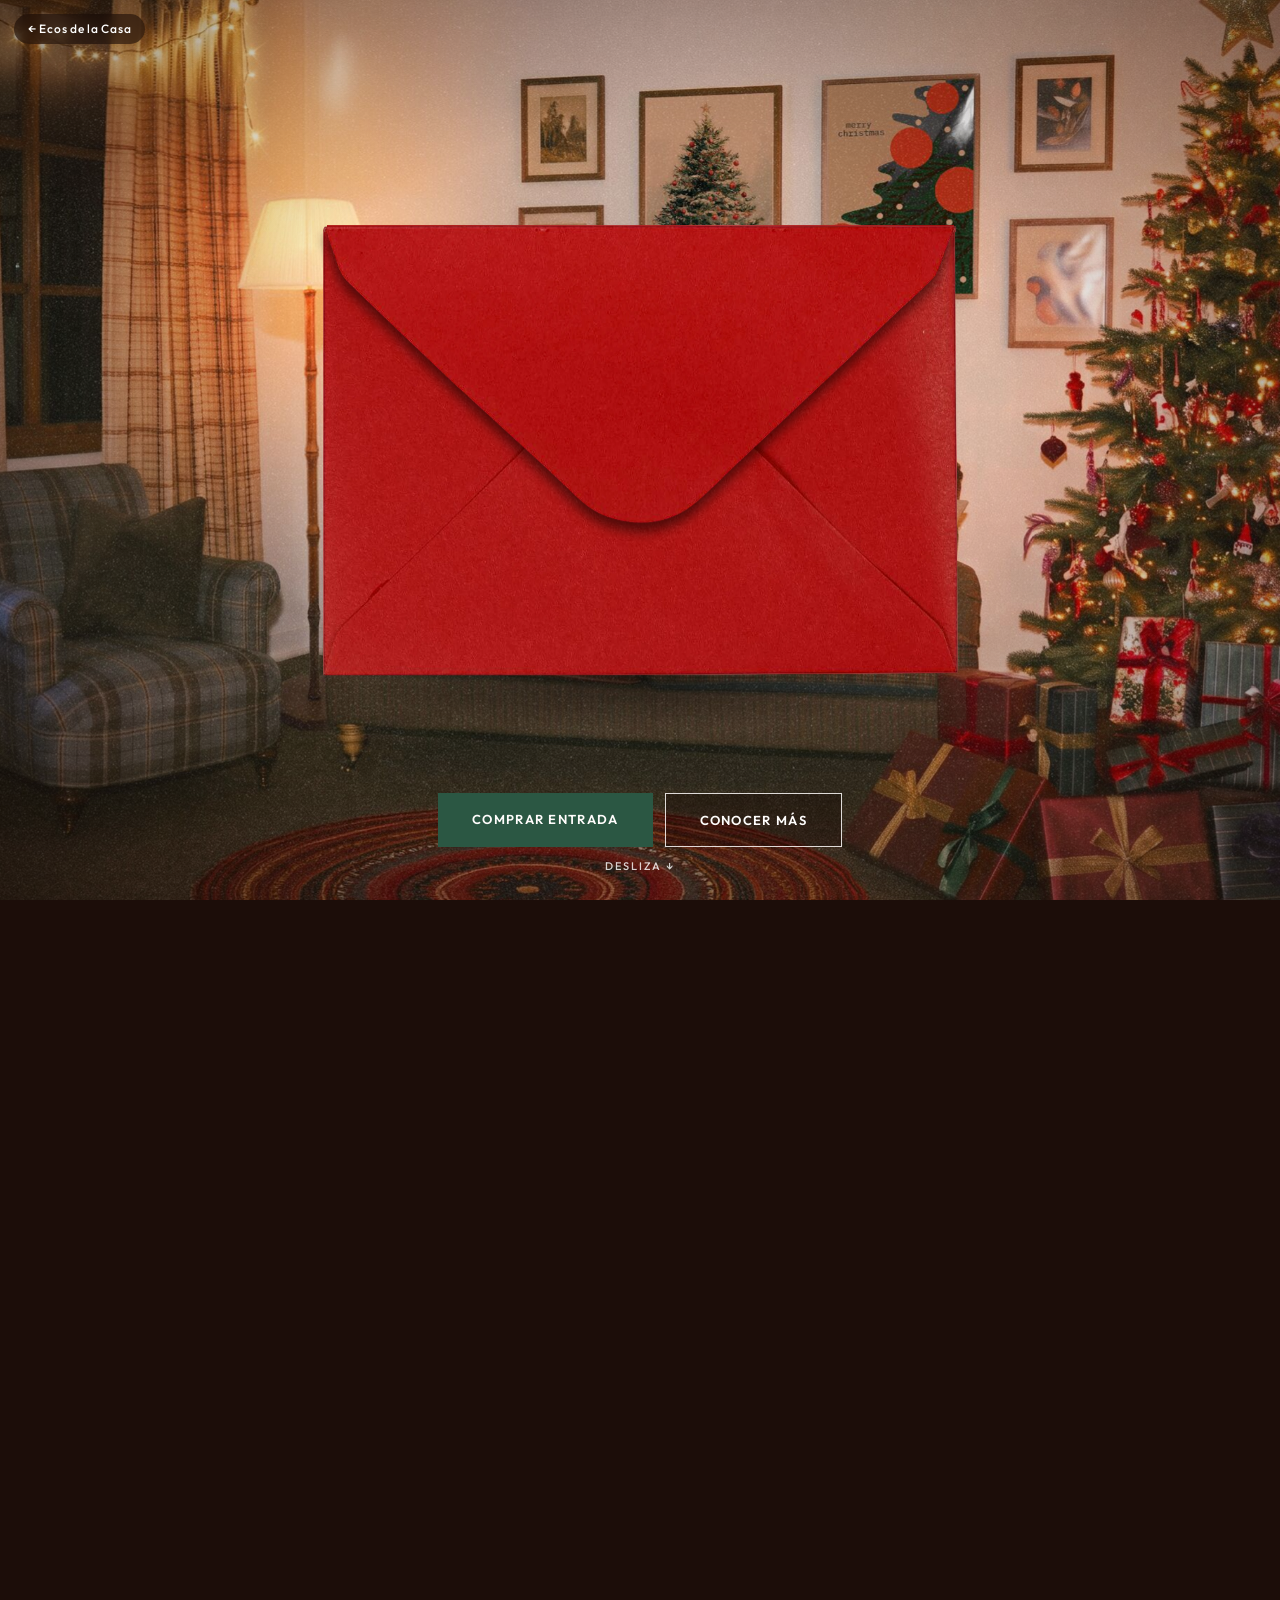
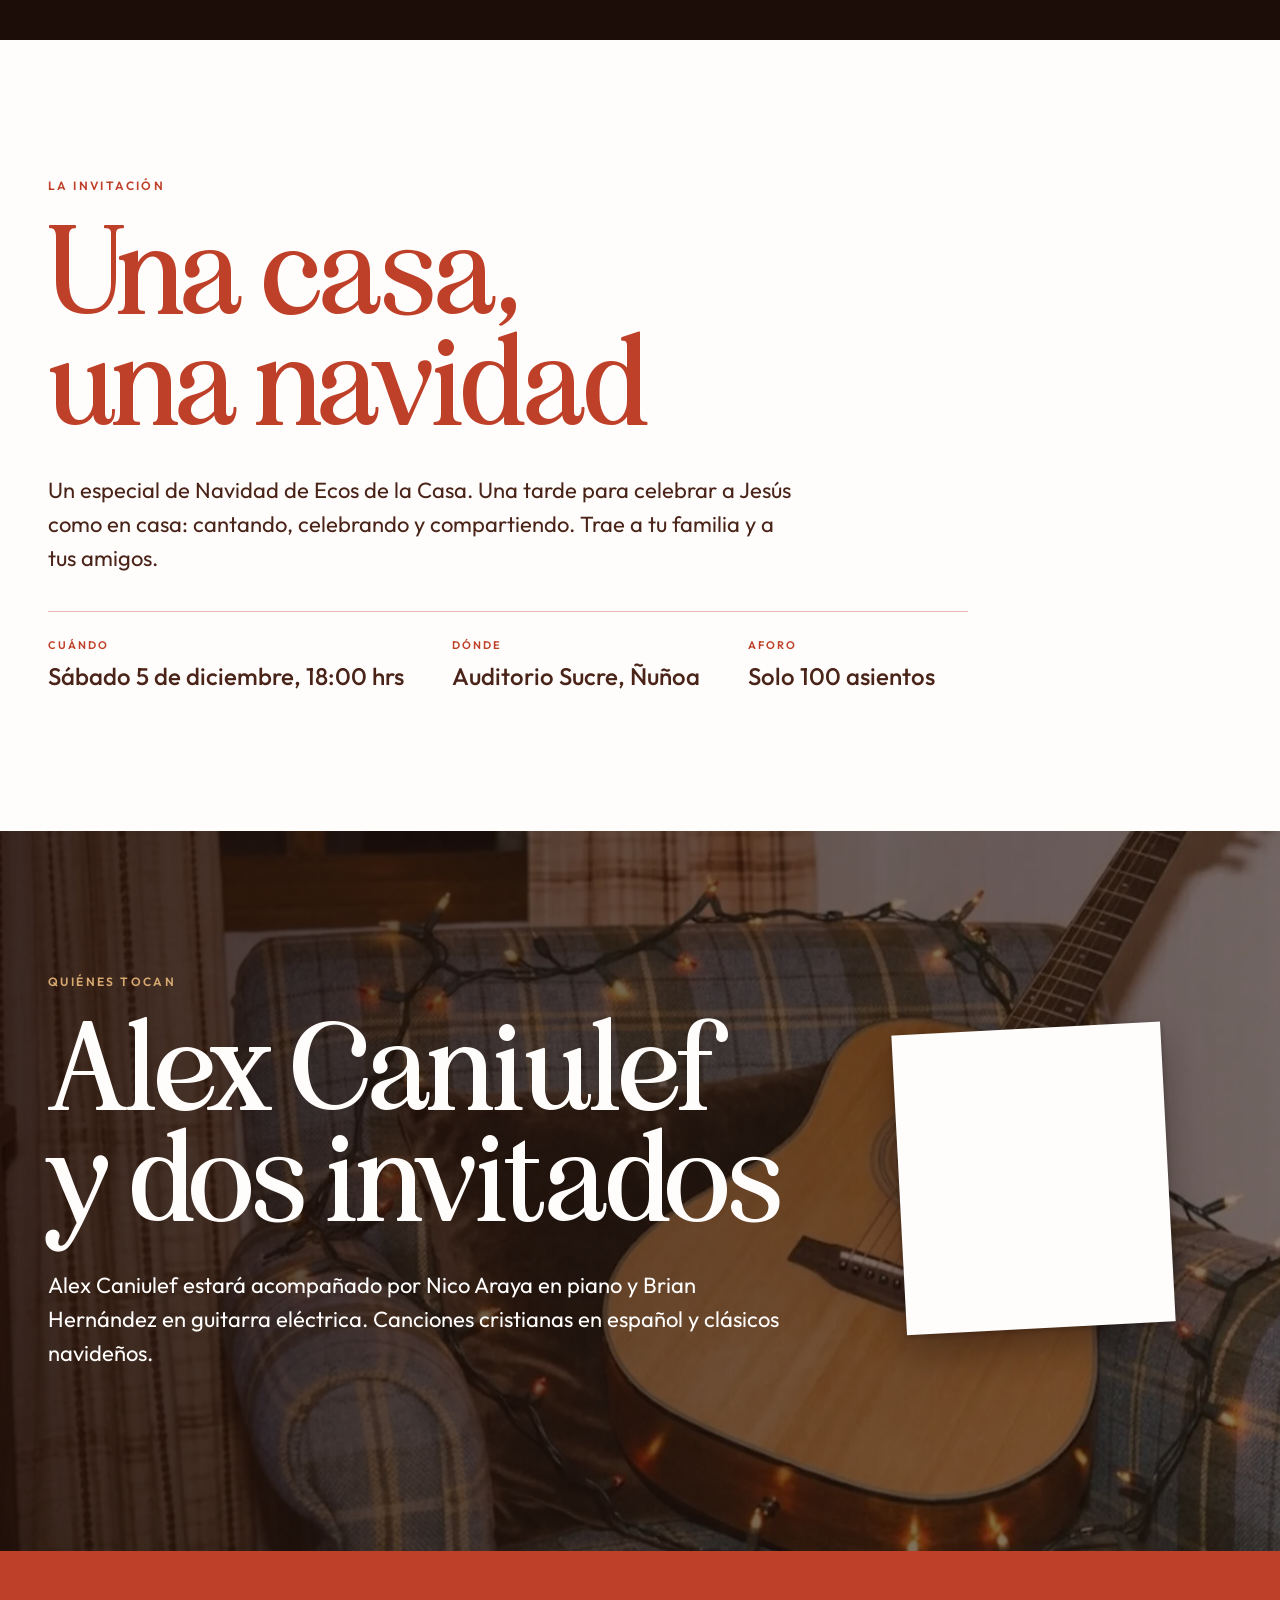
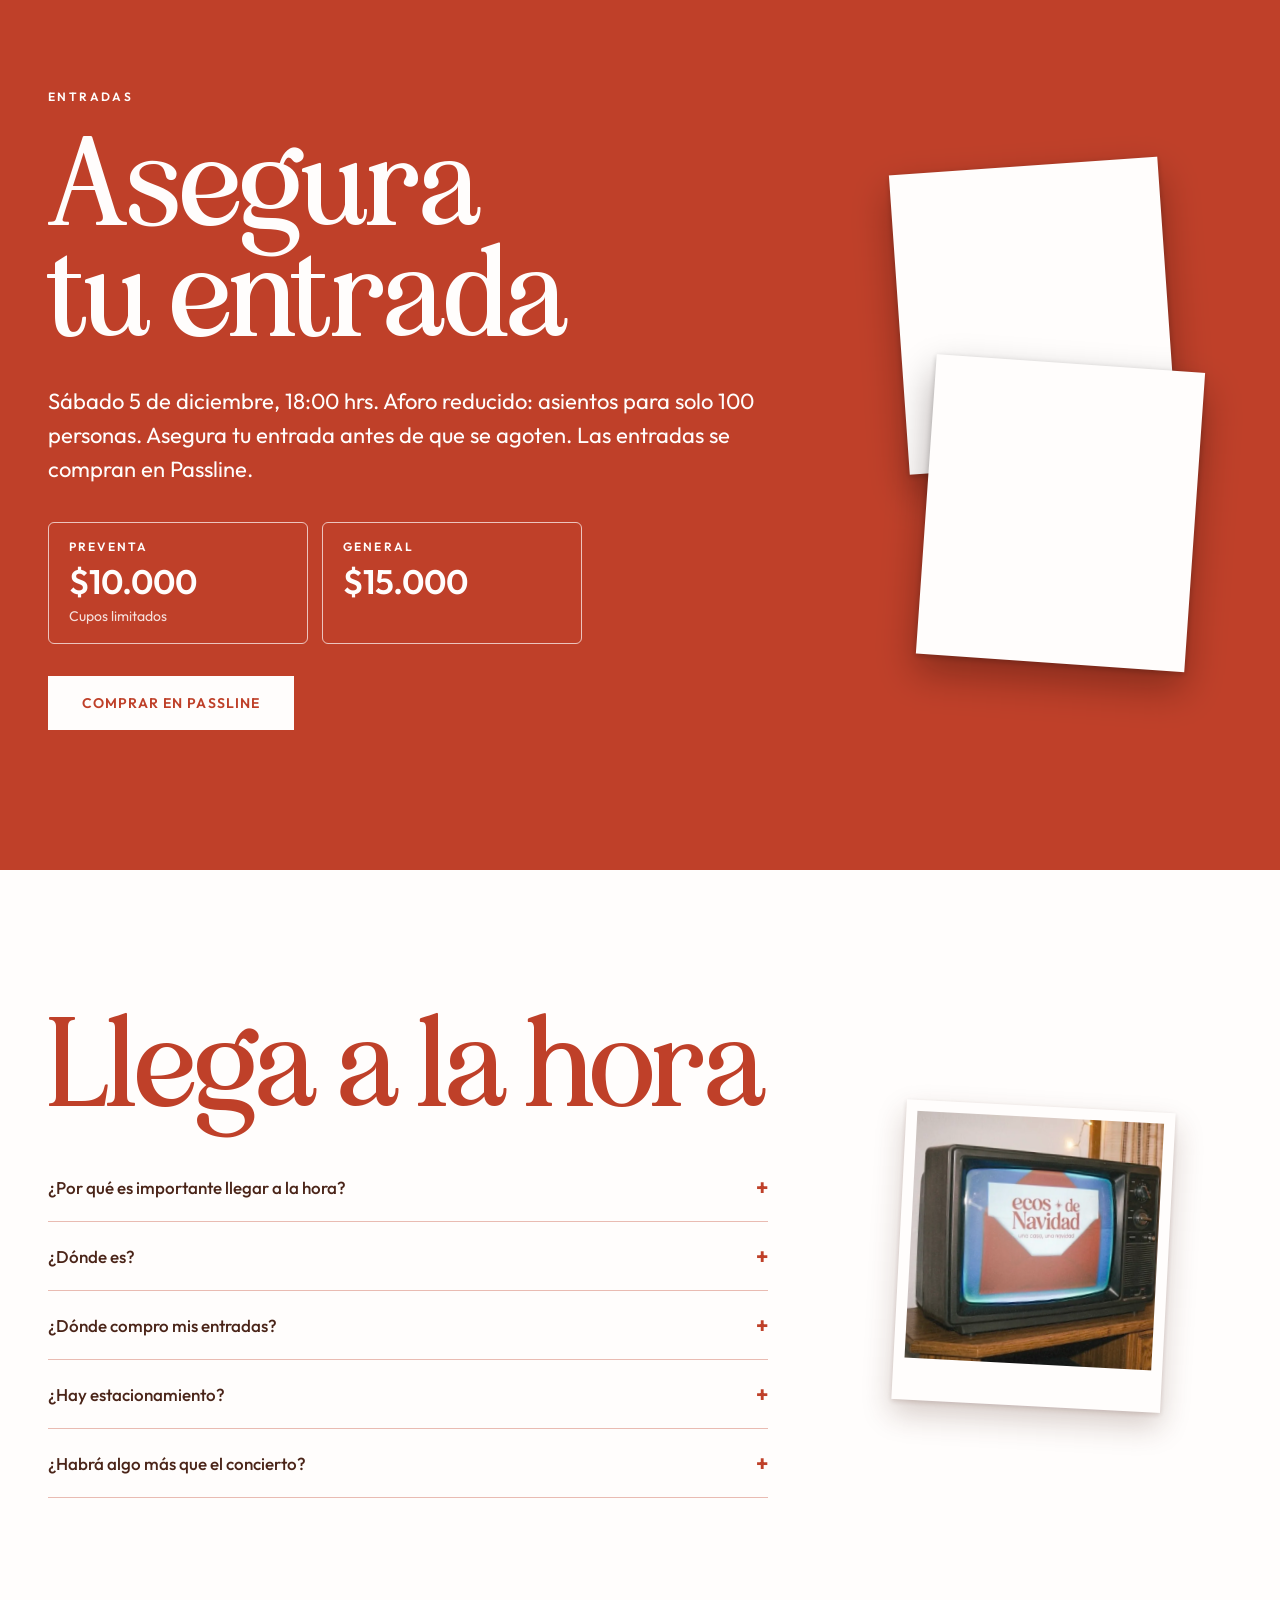
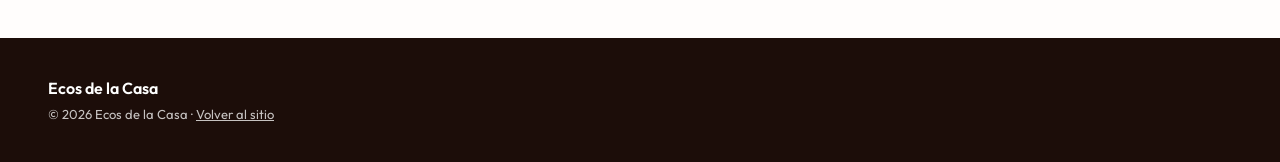
<file: navidad/index.html>
<!DOCTYPE html>
<html lang="es">
<head>
<meta charset="UTF-8">
<meta name="viewport" content="width=device-width, initial-scale=1.0">
<!-- noindex mientras sea borrador: quitar al lanzar -->
<meta name="robots" content="noindex, nofollow">
<meta name="theme-color" content="#1c0d09">
<title>Ecos de Navidad — Ecos de la Casa</title>
<meta name="description" content="Ecos de Navidad, una casa, una navidad. Un especial de Ecos de la Casa. Sábado 5 de diciembre, 18:00 hrs, Auditorio Sucre.">
<link rel="icon" type="image/png" href="/assets/favicon-edlc.png">

<meta property="og:type" content="website">
<meta property="og:title" content="Ecos de Navidad — Ecos de la Casa">
<meta property="og:description" content="Una casa, una navidad. Un especial de Ecos de la Casa. Sábado 5 de diciembre.">
<meta property="og:image" content="https://ecosdelacasa.cl/assets/navidad/banner-vertical.jpg">
<meta property="og:url" content="https://ecosdelacasa.cl/navidad/">
<meta name="twitter:card" content="summary_large_image">

<link rel="preconnect" href="https://fonts.googleapis.com">
<link rel="preconnect" href="https://fonts.gstatic.com" crossorigin>
<link href="https://fonts.googleapis.com/css2?family=Outfit:wght@400;500;600&display=swap" rel="stylesheet">
<link rel="preload" as="image" href="/assets/navidad/sala-2.jpg">
<link rel="preload" as="image" href="/assets/navidad/sobre/frente.webp">
<link rel="preload" as="font" type="font/ttf" href="/assets/navidad/fonts/EightiesComeback.ttf" crossorigin>
<link rel="stylesheet" href="/css/style.css?v=1794030000">
<link rel="stylesheet" href="/navidad/navidad.css?v=29">
</head>
<body class="nv">

  <a class="nv-back" href="/">← Ecos de la Casa</a>

  <!-- Boton fijo: aparece cuando termina la escena del sobre y se esconde en la seccion de entradas (ahi ya hay uno) -->
  <a class="nv-buy" id="nvBuy" href="https://www.passline.com/eventos/ecos-de-navidad" target="_blank" rel="noopener">Comprar entrada</a>

  <!-- ESCENA: la sala sola, entra el sobre cerrado; con el scroll se abre la solapa y sube la carta. Luego la página sigue normal -->
  <div class="nv-stage" id="stage">
    <div class="nv-sticky">
      <div class="nv-room" id="room"></div>
      <div class="nv-shade"></div>
      <div class="nv-wrap">
        <div class="nv-sobre" id="sobre" role="img" aria-label="Un sobre rojo que se abre y deja ver la invitación a Ecos de Navidad: una casa, una navidad.">
          <img class="nv-p--fondo" src="/assets/navidad/sobre/fondo.webp" width="1247" height="879" alt="" decoding="async">
          <i class="nv-puente" aria-hidden="true"></i>
          <div class="nv-flap" id="flap">
            <div class="nv-flap__c">
              <img src="/assets/navidad/sobre/solapa-cerrada.webp" width="1239" height="584" alt="" decoding="async">
              <i class="nv-flap__shade" style="-webkit-mask-image:url(/assets/navidad/sobre/solapa-cerrada.webp);mask-image:url(/assets/navidad/sobre/solapa-cerrada.webp)"></i>
            </div>
            <div class="nv-flap__a">
              <img src="/assets/navidad/sobre/solapa-abierta.webp" width="1238" height="582" alt="" decoding="async">
              <i class="nv-flap__shade" style="-webkit-mask-image:url(/assets/navidad/sobre/solapa-abierta.webp);mask-image:url(/assets/navidad/sobre/solapa-abierta.webp)"></i>
            </div>
          </div>
          <img class="nv-p--carta" id="carta" src="/assets/navidad/sobre/carta.webp" width="1165" height="774" alt="" decoding="async">
          <img class="nv-p--sombra" src="/assets/navidad/sobre/sombra.webp" width="1224" height="392" alt="" decoding="async">
          <img class="nv-p--frente" src="/assets/navidad/sobre/frente.webp" width="1247" height="876" alt="" decoding="async">
          <div class="nv-sombratapa" id="sombraTapa"><i style="-webkit-mask-image:url(/assets/navidad/sobre/solapa-cerrada.webp);mask-image:url(/assets/navidad/sobre/solapa-cerrada.webp)"></i></div>
        </div>
      </div>
      <div class="nv-hero-ui" id="heroUi">
        <h1 class="visually-hidden">Ecos de Navidad</h1>
        <div class="nv-actions">
          <a class="btn btn--vivid" href="https://www.passline.com/eventos/ecos-de-navidad" target="_blank" rel="noopener">Comprar entrada</a>
          <a class="btn btn--outline" href="#invitacion">Conocer más</a>
        </div>
        <div class="nv-hint" aria-hidden="true">Desliza ↓</div>
      </div>
    </div>
  </div>

  <!-- LA INVITACIÓN -->
  <section class="nv-sec nv-sec--cream nv-in" id="invitacion">
    <div class="nv-eyebrow">La invitación</div>
    <h2 class="nv-title">Una casa,<br>una navidad</h2>
    <p class="nv-lede">Un especial de Navidad de Ecos de la Casa. Una tarde para celebrar a Jesús como en casa: cantando, celebrando y compartiendo. Trae a tu familia y a tus amigos.</p>
    <dl class="nv-facts">
      <div><dt>Cuándo</dt><dd>Sábado 5 de diciembre, 18:00 hrs</dd></div>
      <div><dt>Dónde</dt><dd>Auditorio Sucre, Ñuñoa</dd></div>
      <div><dt>Aforo</dt><dd>Solo 100 asientos</dd></div>
    </dl>
  </section>

  <!-- QUIÉNES TOCAN -->
  <section class="nv-sec nv-sec--photo nv-in" id="quienes">
    <div class="nv-pbg" id="pbg" aria-hidden="true"></div>
    <div class="nv-eyebrow">Quiénes tocan</div>
    <h2 class="nv-title">Alex Caniulef<br>y dos invitados</h2>
    <p class="nv-lede">Alex Caniulef estará acompañado por Nico Araya en piano y Brian Hernández en guitarra eléctrica. Canciones cristianas en español y clásicos navideños.</p>
    <div class="nv-polas nv-polas--solo" aria-hidden="true">
      <figure class="nv-pola" style="--rot:-3deg" data-drift="30"><img src="/assets/navidad/casa/pola-alex-guitarra.webp" width="720" height="720" alt="" loading="lazy" decoding="async"></figure>
    </div>
  </section>

  <!-- ENTRADAS -->
  <section class="nv-sec nv-sec--red nv-in" id="entradas">
    <div class="nv-eyebrow">Entradas</div>
    <h2 class="nv-title">Asegura<br>tu entrada</h2>
    <p class="nv-lede">Sábado 5 de diciembre, 18:00 hrs. Aforo reducido: asientos para solo 100 personas. Asegura tu entrada antes de que se agoten. Las entradas se compran en Passline.</p>
    <div class="nv-tickets">
      <div class="nv-ticket"><div class="nv-ticket__name">Preventa</div><div class="nv-ticket__price">$10.000</div><div class="nv-ticket__note">Cupos limitados</div></div>
      <div class="nv-ticket"><div class="nv-ticket__name">General</div><div class="nv-ticket__price">$15.000</div></div>
    </div>
    <a class="btn nv-btn" href="https://www.passline.com/eventos/ecos-de-navidad" target="_blank" rel="noopener">Comprar en Passline</a>
    <div class="nv-polas" aria-hidden="true">
      <figure class="nv-pola" style="--rot:-4deg" data-drift="34"><img src="/assets/navidad/casa/pola-alex-cuadro.webp" width="720" height="720" alt="" loading="lazy" decoding="async"></figure>
      <figure class="nv-pola nv-pola--2" style="--rot:4deg" data-drift="-26"><img src="/assets/navidad/casa/pola-regalos.webp" width="720" height="720" alt="" loading="lazy" decoding="async"></figure>
    </div>
  </section>

  <!-- LLEGA A LA HORA + PREGUNTAS -->
  <section class="nv-sec nv-sec--cream nv-in" id="detalles">
    <h2 class="nv-title">Llega a la hora</h2>
    <div class="faq nv-faq">
      <div class="faq-item">
        <button class="faq-item__question" aria-expanded="false">
          <span>¿Por qué es importante llegar a la hora?</span>
          <span class="faq-item__mark">+</span>
        </button>
        <p class="faq-item__answer">El programa es ajustado. Empezamos a las 18:00 hrs: llegando a la hora, todos disfrutamos la tarde completa.</p>
      </div>
      <div class="faq-item">
        <button class="faq-item__question" aria-expanded="false">
          <span>¿Dónde es?</span>
          <span class="faq-item__mark">+</span>
        </button>
        <p class="faq-item__answer">En el Auditorio Sucre, Avda. Sucre 2513, esquina Pedro de Valdivia, Ñuñoa. <a href="https://www.google.com/maps/search/?api=1&query=Auditorio+Sucre+Avenida+Sucre+2513+%C3%91u%C3%B1oa" target="_blank" rel="noopener">Ver en el mapa</a>.</p>
      </div>
      <div class="faq-item">
        <button class="faq-item__question" aria-expanded="false">
          <span>¿Dónde compro mis entradas?</span>
          <span class="faq-item__mark">+</span>
        </button>
        <p class="faq-item__answer">En Passline, en <a href="https://www.passline.com/eventos/ecos-de-navidad" target="_blank" rel="noopener">passline.com/eventos/ecos-de-navidad</a>. El link también está en la bio de Instagram @ecosdelacasa.</p>
      </div>
      <div class="faq-item">
        <button class="faq-item__question" aria-expanded="false">
          <span>¿Hay estacionamiento?</span>
          <span class="faq-item__mark">+</span>
        </button>
        <p class="faq-item__answer">El lugar no cuenta con estacionamiento propio, pero hay estacionamientos cercanos.</p>
      </div>
      <div class="faq-item">
        <button class="faq-item__question" aria-expanded="false">
          <span>¿Habrá algo más que el concierto?</span>
          <span class="faq-item__mark">+</span>
        </button>
        <p class="faq-item__answer">Sí, habrá stands de emprendimientos para que encuentres un regalo especial.</p>
      </div>
    </div>
    <div class="nv-polas nv-polas--solo" aria-hidden="true">
      <figure class="nv-pola" style="--rot:3deg" data-drift="30"><img src="/assets/navidad/casa/pola-tele.webp" width="720" height="720" alt="" loading="lazy" decoding="async"></figure>
    </div>
  </section>

  <footer class="nv-footer">
    <div class="nv-footer__brand">Ecos de la Casa</div>
    <div>© 2026 Ecos de la Casa · <a href="/">Volver al sitio</a></div>
  </footer>

  <script src="/js/script.js?v=1793805200"></script>
  <script src="/navidad/navidad.js?v=16"></script>
</body>
</html>
</file>
<file: css/style.css>
/* ===== Reset & base ===== */
* { box-sizing: border-box; margin: 0; padding: 0; }

:root {
  --vivid: #e35c1a;
  --vivid-dark: #c94e14;
  --primary: #c97c4c;
  --dark: #0a0908;

  --font-display: 'Outfit', sans-serif;
  --font-body: 'Inter', sans-serif;

  --pad-section: clamp(20px, 4vw, 48px);
  --pad-section-y: clamp(60px, 9vw, 110px);
}

body {
  font-family: var(--font-body);
  color: #fff;
  background: var(--dark);
  overflow-x: hidden;
}

a { color: inherit; }

/* ===== Reusable pieces ===== */
.eyebrow {
  font-family: var(--font-display);
  font-weight: 500;
  font-size: 12px;
  letter-spacing: 0.2em;
  text-transform: uppercase;
  margin-bottom: 28px;
}
.eyebrow--vivid { color: var(--vivid); }

.mono-tag {
  font-family: 'Courier New', monospace;
  font-size: 11px;
  color: rgba(0, 0, 0, 0.55);
  margin-bottom: 20px;
}

.section-title {
  font-family: var(--font-display);
  font-weight: 500;
  font-size: clamp(38px, 7vw, 72px);
  line-height: 1;
  letter-spacing: -0.01em;
  text-transform: uppercase;
  margin: 0 0 32px 0;
}
.section-title--tight { font-weight: 600; font-size: clamp(36px, 7vw, 80px); margin-bottom: 56px; }
.section-title--sm { font-size: clamp(28px, 4.5vw, 44px); line-height: 1.1; margin-bottom: 24px; }

.btn {
  display: inline-block;
  font-family: var(--font-display);
  font-weight: 600;
  font-size: 14px;
  letter-spacing: 0.08em;
  text-transform: uppercase;
  text-decoration: none;
  padding: 18px 34px;
  transition: background 0.25s, color 0.25s, border-color 0.25s;
}
.btn--dark { background: #000; color: #fff; }
.btn--dark:hover { background: #fff; color: #000; }
.btn--vivid { background: var(--vivid); color: #fff; }
.btn--vivid:hover { background: var(--vivid-dark); }
.btn--outline {
  margin-top: 48px;
  font-weight: 500;
  font-size: 12px;
  letter-spacing: 0.15em;
  border: 1px solid rgba(255, 255, 255, 0.4);
  color: #fff;
}
.btn--outline:hover { background: var(--vivid); border-color: var(--vivid); }
.btn--line-dark {
  border: 1px solid #000;
  color: #000;
  font-weight: 600;
  font-size: 12px;
  letter-spacing: 0.15em;
  padding: 17px 32px;
}
.btn--line-dark:hover { background: #000; color: var(--vivid); }

.link-underline {
  font-family: var(--font-display);
  font-weight: 500;
  font-size: 12px;
  letter-spacing: 0.1em;
  text-transform: uppercase;
  text-decoration: none;
  color: #fff;
  border-bottom: 1px solid rgba(255, 255, 255, 0.6);
  padding-bottom: 2px;
  transition: border-color 0.2s, color 0.2s;
}
.link-underline:hover { border-color: #000; color: #000; }

.link-vivid {
  font-family: var(--font-display);
  font-weight: 600;
  font-size: 13px;
  letter-spacing: 0.05em;
  text-transform: uppercase;
  color: var(--vivid);
  text-decoration: underline;
  text-underline-offset: 3px;
  transition: color 0.2s;
}
.link-vivid:hover { color: #fff; }

/* Scroll-reveal: JS toggles .is-visible */
.reveal {
  opacity: 0;
  transform: translateY(28px);
  transition: opacity 0.9s ease, transform 0.9s ease;
}
.reveal.is-visible { opacity: 1; transform: translateY(0); }

.section {
  padding: var(--pad-section-y) var(--pad-section);
}
.section--dark { background: #000; }
.section--vivid { background: var(--vivid); color: #000; }

/* ===== Hero ===== */
.hero {
  position: relative;
  min-height: 100vh;
  overflow: hidden;
  display: flex;
  flex-direction: column;
}

.hero__bg {
  position: absolute;
  inset: -80px;
  background-color: var(--vivid);
  will-change: transform;
}

.hero__bg-slide {
  position: absolute;
  inset: 0;
  background-size: cover;
  background-position: center;
  background-repeat: no-repeat;
  opacity: 0;
  transition: opacity 1.6s ease;
}
.hero__bg-slide.is-active { opacity: 1; }

.hero__bg-gradient {
  position: absolute;
  inset: 0;
  background-image:
    radial-gradient(ellipse 55% 70% at 68% 38%, rgba(0, 0, 0, 0.9), transparent 58%),
    radial-gradient(ellipse 40% 50% at 30% 75%, rgba(0, 0, 0, 0.7), transparent 60%);
}

.hero__shade {
  position: absolute;
  inset: 0;
  background: linear-gradient(0deg, rgba(0, 0, 0, 0.55) 0%, transparent 35%);
}

.hero__topbar {
  position: absolute;
  top: 0; left: 0; right: 0;
  z-index: 1;
  display: flex;
  justify-content: space-between;
  align-items: center;
  padding: 26px var(--pad-section);
}

.hero__brand {
  font-family: var(--font-display);
  font-weight: 600;
  font-size: 14px;
  letter-spacing: 0.06em;
  text-transform: uppercase;
}
.hero__brand span { opacity: 0.55; font-weight: 400; }

.hero__content {
  position: relative;
  z-index: 1;
  flex: 1;
  display: flex;
  flex-direction: column;
  justify-content: flex-end;
}

.hero__title {
  font-family: var(--font-display);
  font-weight: 500;
  font-size: clamp(58px, 13vw, 168px);
  line-height: 0.92;
  letter-spacing: -0.01em;
  text-transform: uppercase;
  text-align: right;
  padding: 0 var(--pad-section);
}

.hero__footer {
  display: flex;
  flex-wrap: wrap;
  justify-content: space-between;
  align-items: flex-end;
  gap: 20px;
  padding: clamp(40px, 7vw, 70px) var(--pad-section) clamp(40px, 6vw, 60px);
}

.hero__datetime {
  font-family: var(--font-display);
  font-weight: 500;
  font-size: 13px;
  letter-spacing: 0.05em;
  color: #fff;
  text-transform: uppercase;
  text-align: right;
}

/* Banner de evento: todo el hero lleva a la landing del evento */
.hero__link { position: absolute; inset: 0; z-index: 1; }
.hero--banner .hero__content { pointer-events: none; }
.hero--banner .hero__content a { pointer-events: auto; }
.hero--banner .hero__bg-slide {
  background-image: url('/assets/navidad/banner-vertical.jpg');
  background-size: 100% auto;
  background-position: top center;
}
.hero--banner .hero__bg { inset: 0; background-color: #1c0d09; }
@media (min-width: 700px) {
  .hero--banner .hero__bg-slide { background-image: url('/assets/navidad/banner-desktop.jpg'); background-size: cover; background-position: center; }
}
.hero--banner .hero__shade { background: linear-gradient(0deg, rgba(0, 0, 0, 0.7) 0%, transparent 38%); }
.hero--banner .hero__footer { align-items: center; }
.hero--banner .hero__more { font-family: var(--font-display); font-size: 12px; letter-spacing: 0.08em; text-transform: uppercase; pointer-events: auto; }
@media (max-width: 699px) {
  .hero--banner .hero__datetime { display: none; }
  .hero--banner .hero__footer { flex-direction: column; align-items: stretch; text-align: center; gap: 16px; }
  .hero--banner .hero__actions { flex-direction: column; }
  .hero--banner .hero__actions .btn { text-align: center; justify-content: center; }
}
.hero__actions { display: flex; flex-wrap: wrap; gap: 12px; }
.hero__actions .btn { margin-top: 0; font-size: 13px; font-weight: 600; letter-spacing: 0.1em; }

/* ===== Porqué ===== */
.statement {
  font-family: var(--font-display);
  font-weight: 400;
  font-size: clamp(34px, 7.2vw, 88px);
  line-height: 1.08;
  letter-spacing: -0.01em;
  text-transform: uppercase;
  max-width: 1200px;
  margin-bottom: 32px;
}
.statement .dot { color: var(--vivid); }

.lede {
  font-size: 15px;
  color: rgba(255, 255, 255, 0.55);
  line-height: 1.7;
  max-width: 560px;
  margin-bottom: 48px;
}
.lede--wide { max-width: 720px; margin-bottom: 0; }

.br-mobile { display: none; }
@media (max-width: 600px) {
  .br-mobile { display: inline; }
}

.session-gallery {
  display: grid;
  grid-template-columns: repeat(4, 1fr);
  gap: 8px;
  margin-top: 32px;
  cursor: pointer;
}
.session-gallery img {
  width: 100%;
  aspect-ratio: 1 / 1;
  object-fit: cover;
  display: block;
  border-radius: 12px;
}
@media (max-width: 700px) {
  .session-gallery { grid-template-columns: repeat(3, 1fr); }
}

.intro-gallery {
  display: grid;
  grid-template-columns: repeat(2, 1fr);
  gap: 12px;
  margin-top: 40px;
  max-width: 720px;
}
.intro-gallery img {
  width: 100%;
  aspect-ratio: 4 / 3;
  object-fit: cover;
  display: block;
}
@media (max-width: 600px) {
  .intro-gallery { gap: 8px; }
}

.concept-grid {
  display: flex;
  flex-wrap: wrap;
  border-top: 1px solid rgba(255, 255, 255, 0.15);
}

.concept {
  flex: 1 1 220px;
  padding: 28px 20px 28px 0;
  border-bottom: 1px solid rgba(255, 255, 255, 0.15);
}

.concept__title {
  font-family: var(--font-display);
  font-weight: 600;
  font-size: 14px;
  letter-spacing: 0.03em;
  text-transform: uppercase;
  margin-bottom: 10px;
}

.concept__desc {
  font-size: 13px;
  color: rgba(255, 255, 255, 0.55);
  line-height: 1.6;
}

/* Qué es Ecos de la Casa: fondo naranjo, texto oscuro */
#proyecto.section--vivid .eyebrow--vivid { color: #000; }
#proyecto.section--vivid .lede { color: rgba(0, 0, 0, 0.65); }

/* ===== EP ===== */
.ep-layout {
  display: flex;
  flex-wrap: wrap;
  gap: 48px;
}

.ep-intro { flex: 1 1 320px; }

.ep-desc {
  font-size: 14px;
  color: rgba(0, 0, 0, 0.7);
  line-height: 1.7;
  max-width: 340px;
  margin-bottom: 28px;
}

.tracklist {
  flex: 1 1 380px;
  list-style: none;
  border-top: 1px solid rgba(0, 0, 0, 0.25);
}

.track {
  display: flex;
  align-items: center;
  gap: 18px;
  padding: 16px 0;
  border-bottom: 1px solid rgba(0, 0, 0, 0.25);
}

.track__num {
  font-family: var(--font-display);
  font-weight: 700;
  font-size: 13px;
  color: rgba(0, 0, 0, 0.45);
  min-width: 22px;
}

.track__info { flex: 1; display: flex; flex-direction: column; }

.track__title {
  font-family: var(--font-display);
  font-weight: 600;
  font-size: 16px;
  letter-spacing: 0.01em;
}

.track__credit {
  font-size: 12px;
  color: rgba(0, 0, 0, 0.55);
  margin-top: 2px;
}

.track__duration {
  font-family: var(--font-display);
  font-weight: 500;
  font-size: 13px;
  color: rgba(0, 0, 0, 0.5);
}

/* ===== Testimonios ===== */
.testimonial-grid {
  display: grid;
  grid-template-columns: repeat(auto-fit, minmax(260px, 1fr));
  gap: 48px;
}

.testimonial__quote {
  font-family: var(--font-display);
  font-weight: 400;
  font-size: clamp(20px, 2.4vw, 26px);
  line-height: 1.35;
  letter-spacing: -0.01em;
  margin-bottom: 20px;
}

.testimonial__name {
  font-family: var(--font-display);
  font-size: 12px;
  font-weight: 600;
  letter-spacing: 0.05em;
  text-transform: uppercase;
  color: var(--vivid);
}

.testimonial__context {
  font-size: 12px;
  color: rgba(255, 255, 255, 0.45);
  margin-top: 2px;
}

/* ===== Detalles ===== */
.details-layout {
  display: flex;
  flex-wrap: wrap;
  gap: 56px;
}

.details-list { flex: 1 1 360px; }

.detail { margin-bottom: 26px; }

.detail__label {
  font-family: var(--font-display);
  font-size: 13px;
  font-weight: 700;
  letter-spacing: 0.05em;
  text-transform: uppercase;
  margin-bottom: 6px;
}

.detail__text {
  font-size: 14px;
  color: rgba(0, 0, 0, 0.75);
  line-height: 1.6;
}

.map { display: block; border: 0; margin-top: 12px; }

.faq { flex: 1 1 360px; }
.faq > .detail__label { margin-bottom: 18px; }

.faq-item {
  border-bottom: 1px solid rgba(0, 0, 0, 0.2);
  padding: 15px 0;
}

.faq-item__question {
  width: 100%;
  display: flex;
  justify-content: space-between;
  align-items: center;
  gap: 12px;
  background: none;
  border: 0;
  padding: 0;
  cursor: pointer;
  font-family: var(--font-body);
  font-size: 14px;
  font-weight: 500;
  color: inherit;
  text-align: left;
}

.faq-item__mark {
  font-family: var(--font-display);
  font-size: 16px;
  font-weight: 700;
  flex-shrink: 0;
}

.faq-item__answer {
  font-size: 13px;
  color: rgba(0, 0, 0, 0.65);
  line-height: 1.6;
  margin-top: 10px;
  display: none;
}

.faq-item.is-open .faq-item__answer { display: block; }

/* ===== Artista ===== */
.artist-layout {
  display: flex;
  flex-wrap: wrap-reverse;
  gap: 48px;
  align-items: center;
}

.artist-copy { flex: 1 1 380px; }

.artist-bio {
  font-size: 14px;
  color: rgba(255, 255, 255, 0.6);
  line-height: 1.8;
  margin-bottom: 24px;
}

.artist-visual {
  flex: 1 1 360px;
  height: 460px;
  overflow: hidden;
}

.artist-visual__photo {
  width: 100%;
  height: 100%;
  object-fit: cover;
  display: block;
}

/* ===== Redes ===== */
.social-list { display: flex; flex-direction: column; }

.social-item {
  display: flex;
  justify-content: space-between;
  align-items: center;
  padding: 26px 0;
  border-bottom: 1px solid rgba(255, 255, 255, 0.15);
  text-decoration: none;
  color: #fff;
  transition: color 0.2s;
}
.social-item:hover { color: var(--vivid); }

.social-item__platform {
  font-family: var(--font-display);
  font-weight: 500;
  font-size: clamp(24px, 4vw, 44px);
  letter-spacing: -0.01em;
  text-transform: uppercase;
}

.social-item__handle {
  font-family: 'Courier New', monospace;
  font-size: 13px;
  color: rgba(255, 255, 255, 0.45);
}

/* ===== Emprendimientos ===== */
.schedule-list {
  display: flex;
  flex-wrap: wrap;
  gap: 32px;
  margin-top: 8px;
  border-top: 1px solid rgba(255, 255, 255, 0.15);
}

.schedule-item {
  flex: 1 1 220px;
  display: flex;
  flex-direction: column;
  gap: 6px;
  padding: 24px 0;
  border-bottom: 1px solid rgba(255, 255, 255, 0.15);
}

.schedule-item__time {
  font-family: var(--font-display);
  font-weight: 700;
  font-size: 20px;
  letter-spacing: -0.01em;
}

.schedule-item__label {
  font-size: 13px;
  color: rgba(255, 255, 255, 0.55);
  text-transform: uppercase;
  letter-spacing: 0.05em;
}

/* Emprendimientos: fondo naranjo, texto oscuro */
#emprendimientos.section--vivid .eyebrow--vivid { color: #000; }
#emprendimientos.section--vivid .lede { color: rgba(0, 0, 0, 0.65); }
#emprendimientos.section--vivid .schedule-list { border-top-color: rgba(0, 0, 0, 0.2); }
#emprendimientos.section--vivid .schedule-item { border-bottom-color: rgba(0, 0, 0, 0.2); }
#emprendimientos.section--vivid .schedule-item__label { color: rgba(0, 0, 0, 0.6); }

/* ===== CTA final ===== */
.cta {
  position: relative;
  min-height: 80vh;
  overflow: hidden;
  display: flex;
  flex-direction: column;
  justify-content: flex-end;
}

.cta__bg {
  position: absolute;
  inset: -80px;
  background-image:
    radial-gradient(ellipse 50% 65% at 30% 35%, rgba(0, 0, 0, 0.88), transparent 58%),
    url('../assets/foto-footer.jpg');
  background-size: auto, cover;
  background-position: center, center;
  background-repeat: no-repeat, no-repeat;
  background-color: var(--vivid);
  will-change: transform;
}

.cta__shade {
  position: absolute;
  inset: 0;
  background: linear-gradient(0deg, rgba(0, 0, 0, 0.5) 0%, transparent 40%);
}

.cta__content {
  position: relative;
  z-index: 1;
  padding: 0 var(--pad-section);
  text-align: right;
}

.cta__title {
  font-family: var(--font-display);
  font-weight: 500;
  font-size: clamp(40px, 9vw, 110px);
  line-height: 0.98;
  letter-spacing: -0.01em;
  text-transform: uppercase;
  text-align: right;
}

.cta__recap-link {
  display: inline-block;
  margin-top: 20px;
}

.cta__follow-link {
  margin-top: 0;
}

.cta__footer {
  position: relative;
  z-index: 1;
  display: flex;
  flex-wrap: wrap;
  justify-content: flex-end;
  align-items: flex-end;
  gap: 20px;
  padding: clamp(40px, 7vw, 64px) var(--pad-section);
}

.tickets { text-align: right; }

.cta__teaser-text {
  font-size: 13px;
  color: rgba(255, 255, 255, 0.7);
  margin-bottom: 6px;
}
.cta__teaser-text a { color: #fff; text-decoration: underline; text-underline-offset: 3px; }

/* ===== Footer ===== */
.footer {
  background: #000;
  padding: clamp(48px, 7vw, 72px) var(--pad-section);
  display: flex;
  flex-wrap: wrap;
  justify-content: space-between;
  gap: 32px;
}

.footer__brand {
  font-family: var(--font-display);
  font-weight: 600;
  font-size: 16px;
  letter-spacing: 0.05em;
  text-transform: uppercase;
  margin-bottom: 10px;
}

.footer__line {
  font-size: 12px;
  color: rgba(255, 255, 255, 0.45);
}

/* ===== Floating CTA ===== */
.floating-cta {
  position: fixed;
  bottom: 24px;
  right: 24px;
  z-index: 50;
  background: var(--vivid);
  color: #fff;
  font-family: var(--font-display);
  font-weight: 600;
  font-size: 13px;
  letter-spacing: 0.05em;
  text-transform: uppercase;
  text-decoration: none;
  padding: 16px 26px;
  border-radius: 999px;
  box-shadow: 0 8px 24px rgba(0, 0, 0, 0.35);
  opacity: 0;
  transform: translateY(12px);
  pointer-events: none;
  transition: opacity 0.3s ease, transform 0.3s ease, background 0.25s ease;
}
.floating-cta.is-visible {
  opacity: 1;
  transform: translateY(0);
  pointer-events: auto;
}
.floating-cta:hover { background: var(--vivid-dark); }

/* ===== Draft banner (recap page only) ===== */
.draft-banner {
  position: relative;
  z-index: 100;
  background: var(--vivid);
  color: #000;
  font-family: var(--font-display);
  font-weight: 600;
  font-size: 12px;
  letter-spacing: 0.03em;
  text-align: center;
  padding: 10px 16px;
}

/* ===== Video placeholder ===== */
.video-placeholder {
  position: relative;
  width: 100%;
  aspect-ratio: 16 / 9;
  border-radius: 12px;
  overflow: hidden;
  background:
    radial-gradient(ellipse 60% 80% at 50% 40%, rgba(0, 0, 0, 0.55), transparent 60%),
    var(--vivid-dark);
  display: flex;
  align-items: center;
  justify-content: center;
}

.video-embed {
  position: relative;
  width: 100%;
  aspect-ratio: 16 / 9;
  border-radius: 12px;
  overflow: hidden;
}
.video-embed iframe {
  position: absolute;
  inset: 0;
  width: 100%;
  height: 100%;
  border: 0;
  display: block;
}

.video-placeholder__play {
  width: 72px;
  height: 72px;
  border-radius: 50%;
  background: rgba(0, 0, 0, 0.25);
  border: 2px solid rgba(0, 0, 0, 0.5);
  display: flex;
  align-items: center;
  justify-content: center;
  font-size: 22px;
  color: #000;
  padding-left: 4px;
}

.video-placeholder__tag {
  position: absolute;
  bottom: 16px;
  left: 16px;
  font-family: 'Courier New', monospace;
  font-size: 11px;
  color: rgba(0, 0, 0, 0.65);
  background: rgba(255, 255, 255, 0.35);
  padding: 5px 12px;
  border-radius: 20px;
}

/* ===== Galería: rueda horizontal ===== */
.card-stack {
  display: flex;
  flex-direction: column;
  align-items: center;
  margin-top: 8px;
}

.card-stack__viewport {
  position: relative;
  width: 100%;
  max-width: 1000px;
  overflow: hidden;
  -webkit-mask-image: linear-gradient(90deg, transparent 0, #000 8%, #000 92%, transparent 100%);
  mask-image: linear-gradient(90deg, transparent 0, #000 8%, #000 92%, transparent 100%);
}

.card-stack__track {
  position: relative;
  display: flex;
  align-items: center;
  gap: 24px;
  padding: 20px 0;
  transition: transform 0.5s cubic-bezier(0.4, 0, 0.2, 1);
  will-change: transform;
}

.card-stack__card {
  flex: 0 0 auto;
  width: clamp(220px, 28vw, 380px);
  aspect-ratio: 3 / 4;
  border-radius: 14px;
  overflow: hidden;
  box-shadow: 0 16px 40px rgba(0, 0, 0, 0.45);
  opacity: 0.35;
  transform: scale(0.86);
  transition: opacity 0.4s ease, transform 0.4s ease;
}

.card-stack__card.is-active {
  opacity: 1;
  transform: scale(1);
}

.card-stack__card img {
  width: 100%;
  height: 100%;
  object-fit: cover;
  display: block;
}

.card-stack__controls {
  display: flex;
  align-items: center;
  gap: 20px;
  margin-top: 32px;
  width: 100%;
  max-width: 420px;
}

.card-stack__arrow {
  flex-shrink: 0;
  width: 42px;
  height: 42px;
  border-radius: 50%;
  border: 1px solid rgba(255, 255, 255, 0.35);
  background: transparent;
  color: #fff;
  font-size: 16px;
  cursor: pointer;
  transition: background 0.2s, border-color 0.2s;
}
.card-stack__arrow:hover { background: var(--vivid); border-color: var(--vivid); }
.card-stack__arrow:disabled { opacity: 0.3; cursor: default; }
.card-stack__arrow:disabled:hover { background: transparent; border-color: rgba(255, 255, 255, 0.35); }

.card-stack__meta {
  flex: 1;
  text-align: center;
}

.card-stack__caption {
  font-size: 13px;
  color: rgba(255, 255, 255, 0.7);
  margin-bottom: 4px;
}

.card-stack__counter {
  font-family: 'Courier New', monospace;
  font-size: 12px;
  color: rgba(255, 255, 255, 0.4);
}

.card-stack__card img { transition: transform 0.3s ease; }
.card-stack__card.is-active { cursor: pointer; }
.card-stack__card.is-active:hover img { transform: scale(1.035); }

/* ===== Animación: títulos palabra por palabra ===== */
.word-anim {
  display: inline-block;
  opacity: 0;
  transform: translateY(0.4em);
  transition: opacity 0.55s cubic-bezier(0.2, 0.65, 0.2, 1), transform 0.55s cubic-bezier(0.2, 0.65, 0.2, 1);
}
.word-anim.is-visible {
  opacity: 1;
  transform: translateY(0);
}

/* ===== Animación: cajas escalonadas ===== */
.stagger-item {
  opacity: 0;
  transform: translateY(26px);
  transition: opacity 0.6s ease, transform 0.6s ease;
}
.stagger-item.is-visible {
  opacity: 1;
  transform: translateY(0);
}

/* ===== Lightbox ===== */
.lightbox {
  position: fixed;
  inset: 0;
  z-index: 200;
  display: flex;
  flex-direction: column;
  align-items: center;
  justify-content: center;
  gap: 24px;
  padding: 24px;
  background: rgba(6, 4, 2, 0.92);
  backdrop-filter: blur(16px);
  -webkit-backdrop-filter: blur(16px);
  opacity: 0;
  pointer-events: none;
  transition: opacity 0.35s ease;
}
.lightbox.is-open {
  opacity: 1;
  pointer-events: auto;
}

.lightbox__figure {
  position: relative;
  margin: 0;
  max-width: min(88vw, 880px);
  transform: scale(0.9);
  transition: transform 0.45s cubic-bezier(0.2, 0.75, 0.2, 1);
}
.lightbox.is-open .lightbox__figure {
  transform: scale(1);
}

.lightbox__figure img {
  display: block;
  width: 100%;
  max-height: 62vh;
  object-fit: contain;
  border-radius: 12px;
  box-shadow: 0 0 0 1px rgba(255, 255, 255, 0.08), 0 40px 100px rgba(0, 0, 0, 0.6);
}

.lightbox .card-stack__controls { max-width: 420px; }

.lightbox__close {
  position: absolute;
  top: 24px;
  right: 24px;
  width: 44px;
  height: 44px;
  border-radius: 50%;
  border: 1px solid rgba(255, 255, 255, 0.3);
  background: rgba(0, 0, 0, 0.4);
  color: #fff;
  font-size: 17px;
  cursor: pointer;
  transition: background 0.2s ease, border-color 0.2s ease, transform 0.2s ease;
}
.lightbox__close:hover {
  background: var(--vivid);
  border-color: var(--vivid);
  transform: rotate(90deg);
}

/* ===== Mobile ===== */
@media (max-width: 600px) {
  .hero__topbar {
    flex-direction: column;
    align-items: flex-start;
    gap: 8px;
  }
  .hero__topbar .link-underline {
    align-self: flex-end;
  }
  .hero__brand span {
    display: block;
    margin-top: 2px;
  }
  .floating-cta {
    bottom: 16px;
    right: 16px;
    padding: 13px 20px;
    font-size: 12px;
  }
  .lightbox__close {
    top: 12px;
    right: 12px;
    width: 38px;
    height: 38px;
  }
  .lightbox .card-stack__arrow {
    width: 40px;
    height: 40px;
    font-size: 14px;
  }
  .footer {
    padding-bottom: 96px;
  }
}

.visually-hidden { position: absolute; width: 1px; height: 1px; overflow: hidden; clip: rect(0 0 0 0); white-space: nowrap; }

/* Botones de Ecos de Navidad (banner y landing): verde pino en vez del naranja del sitio */
.hero--banner .btn--vivid,
.nv-actions .btn--vivid { background: #2B5743; border-color: #2B5743; color: #FFFDFC; }
.hero--banner .btn--vivid:hover,
.nv-actions .btn--vivid:hover { background: #1F4132; border-color: #1F4132; }
.hero--banner .btn--outline,
.nv-actions .btn--outline { background: rgba(20, 8, 4, 0.35); border-color: rgba(255, 253, 252, 0.85); color: #FFFDFC; }
.hero--banner .btn--outline:hover,
.nv-actions .btn--outline:hover { background: #2B5743; border-color: #2B5743; }
</file>
<file: navidad/navidad.css>
@font-face {
  font-family: 'Eighties Comeback';
  src: url('/assets/navidad/fonts/EightiesComeback.ttf') format('truetype');
  font-weight: 100 900;
  font-stretch: 50% 100%;
  font-display: swap;
}

/* /navidad/ — escena de la sala: el scroll abre el sobre y sube la carta.
   Paleta de la marca (Dani, 7-nov): gris #DCDCDA, rojo #BF4029, verde #2B5743, caramelo #D7A971; crema #FFFDFC es el papel del arte. Titulares: Eighties Comeback (solo titulos; botones y cajas siguen en Outfit). */
.nv {
  --red: #BF4029;
  --green: #2B5743;
  --caramel: #D7A971;
  --gray: #DCDCDA;
  --cream: #FFFDFC;
  --ink: #4A2418;
  --display: 'Eighties Comeback', Georgia, serif;
  font-family: 'Outfit', sans-serif;
  background: var(--cream);
  color: var(--ink);
}

.nv-back {
  position: fixed; top: 14px; left: 14px; z-index: 50;
  padding: 9px 14px; border-radius: 999px;
  background: rgba(20, 8, 4, 0.55); backdrop-filter: blur(6px); -webkit-backdrop-filter: blur(6px);
  color: #fff; text-decoration: none;
  font: 500 12px/1 'Outfit', sans-serif; letter-spacing: 0.06em;
}

/* ===== Escena =====
   Sala sola -> entra el sobre cerrado -> con el scroll la solapa gira (3D) y la carta sube -> sigue la pagina.
   Las piezas salen de Psd/Carta.psd: todas comparten un lienzo de 1271 x 1483 px. --u = 1 px de ese lienzo. */
.nv-stage { height: 100svh; position: relative; background: #1c0d09; }
html.nv-anim .nv-stage { height: 360svh; }

/* lvh: en el celular la barra del navegador se esconde al scrollear; con svh quedaba una franja blanca bajo la escena */
.nv-sticky { position: sticky; top: 0; height: 100vh; height: 100lvh; overflow: hidden; background: #1c0d09; }

.nv-room, .nv-shade { position: absolute; inset: 0; }
.nv-room { inset: -3%; }   /* la foto trae un borde de pelicula oscuro: se recorta hacia afuera */
.nv-room {
  background: url('/assets/navidad/sala-2.jpg') center / cover no-repeat;
  animation: nv-lights 1.6s ease-out both;
}
.nv-shade { background: radial-gradient(ellipse at 50% 45%, transparent 40%, rgba(20, 6, 2, 0.55) 100%); }

/* El sobre entra desde abajo (animacion de tiempo); la camara y las piezas las mueve el JS con el scroll */
.nv-wrap {
  position: absolute; inset: 0 0 auto 0; height: 100svh; display: flex; align-items: center; justify-content: center;
  pointer-events: none;
  animation: nv-rise 1.7s cubic-bezier(0.2, 0.7, 0.2, 1) 0.7s both;
}
.nv-sobre {
  --w: min(94vw, calc(84svh * 1271 / 1483));
  --u: calc(var(--w) / 1271);
  position: relative; flex: none;
  width: var(--w); height: calc(var(--u) * 1483);
  perspective: calc(var(--u) * 3200);
  will-change: transform;
}
/* sombra suave en el piso, detras del sobre */
.nv-sobre::before {
  content: ''; position: absolute; z-index: -1;
  left: calc(var(--u) * 60); width: calc(var(--u) * 1150);
  top: calc(var(--u) * 1380); height: calc(var(--u) * 200);
  background: radial-gradient(ellipse at 50% 50%, rgba(0, 0, 0, 0.5), transparent 68%);
}
.nv-sobre img { position: absolute; display: block; max-width: none; user-select: none; -webkit-user-drag: none; }
.nv-p--fondo  { z-index: 0; left: calc(var(--u) * 13); top: calc(var(--u) * 591); width: calc(var(--u) * 1247); height: calc(var(--u) * 879); }
.nv-p--carta  { z-index: 2; left: calc(var(--u) * 53); top: calc(var(--u) * 642); width: calc(var(--u) * 1165); height: calc(var(--u) * 774); will-change: transform; }
.nv-p--sombra { z-index: 3; left: calc(var(--u) * 13); top: calc(var(--u) * 590); width: calc(var(--u) * 1224); height: calc(var(--u) * 392); }
.nv-p--frente { z-index: 4; left: calc(var(--u) * 13); top: calc(var(--u) * 594); width: calc(var(--u) * 1247); height: calc(var(--u) * 876); }
/* sombra que la tapa cerrada deja sobre el sobre: la misma silueta de la solapa, desenfocada y corrida hacia abajo; se aclara y baja al levantarse */
.nv-sombratapa {
  position: absolute; z-index: 4; pointer-events: none;
  left: calc(var(--u) * 15); top: calc(var(--u) * 587); width: calc(var(--u) * 1239); height: calc(var(--u) * 584);
  filter: blur(calc(var(--u) * 11)); opacity: 0.62; transform: translateY(calc(var(--u) * 18));
}
.nv-sombratapa i { display: block; width: 100%; height: 100%; background: #1a0502; -webkit-mask-size: 100% 100%; mask-size: 100% 100%; -webkit-mask-repeat: no-repeat; mask-repeat: no-repeat; }

/* Puente de papel bajo la bisagra: rellena la costura entre la solapa abierta y el fondo del sobre
   (sin esto se ve una linea clara con el cuarto detras al girar o con la solapa ya abierta) */
.nv-puente {
  position: absolute; z-index: 1; display: block;
  left: calc(var(--u) * 22); width: calc(var(--u) * 1230); top: calc(var(--u) * 586); height: calc(var(--u) * 16);
  background: #ad0e0e;
}
/* Solapa: un solo objeto con dos caras que gira sobre el borde de arriba del sobre (la bisagra, y = 590) */
.nv-flap {
  position: absolute; z-index: 5;
  left: calc(var(--u) * 13); top: calc(var(--u) * 590); width: calc(var(--u) * 1247); height: 0;
  transform-style: preserve-3d; transform-origin: 50% 0; will-change: transform;
}
.nv-flap__c, .nv-flap__a { position: absolute; backface-visibility: hidden; -webkit-backface-visibility: hidden; }
.nv-flap__c img, .nv-flap__a img { position: static; width: 100%; height: 100%; }
/* oscurecimiento al girar: una capa negra con la forma exacta de la solapa (sin filter, que rompe el 3D) */
.nv-flap__shade { position: absolute; inset: 0; background: #1a0502; opacity: 0; -webkit-mask-size: 100% 100%; mask-size: 100% 100%; -webkit-mask-repeat: no-repeat; mask-repeat: no-repeat; }
.nv-flap__c { left: calc(var(--u) * 2); top: calc(var(--u) * -3); width: calc(var(--u) * 1239); height: calc(var(--u) * 584); }
.nv-flap__a {
  left: calc(var(--u) * 1); top: calc(var(--u) * -3); width: calc(var(--u) * 1238); height: calc(var(--u) * 582);
  transform: rotateX(180deg);   /* misma posicion que la cerrada, pero de espaldas: al girar la solapa 180 grados queda de frente y hacia arriba */
}

.nv-hero-ui {
  position: absolute; left: 0; right: 0; bottom: 0;
  padding: 0 var(--pad-section) max(28px, env(safe-area-inset-bottom));
  display: flex; flex-direction: column; align-items: center; gap: 14px;
  animation: nv-fade 0.9s ease 2.3s backwards;
}
.nv-actions { display: flex; flex-wrap: wrap; justify-content: center; gap: 12px; }
.nv-actions .btn { margin-top: 0; font-size: 13px; font-weight: 600; letter-spacing: 0.1em; }
.nv-hint { color: rgba(255, 255, 255, 0.8); font: 500 11px/1 'Outfit', sans-serif; letter-spacing: 0.18em; text-transform: uppercase; }

@keyframes nv-lights { from { filter: brightness(0.15); } to { filter: brightness(1); } }
@keyframes nv-rise { from { opacity: 0; transform: translateY(75svh); } to { opacity: 1; transform: none; } }
@keyframes nv-fade { from { opacity: 0; } to { opacity: 1; } }

@media (max-width: 699px) {
  .nv-room { background-position: 72% 50%; }
  .nv-hero-ui { padding-bottom: max(96px, calc(env(safe-area-inset-bottom) + 72px)); }
  .nv-actions { flex-direction: column; align-self: stretch; }
  .nv-actions .btn { text-align: center; }
}

/* ===== Secciones ===== */
.nv-sec { padding: clamp(72px, 12vw, 140px) var(--pad-section); position: relative; }
.nv-sec > * { max-width: 920px; }
.nv-sec--cream { background: var(--cream); color: var(--ink); }
.nv-sec--red { background: var(--red); color: var(--cream); }
.nv-sec--photo {
  color: var(--cream); background-color: #1c0d09; overflow: hidden;
  min-height: 80svh; display: flex; flex-direction: column; justify-content: center;
}
/* Fondo con parallax: la capa es mas alta que la seccion y el JS la desplaza mas lento que el texto.
   La foto va a tamaño casi natural (cover), sin ampliarla: solo se oscurece a la izquierda para leer el texto. */
.nv-pbg {
  position: absolute; left: 0; right: 0; top: -16%; bottom: -16%; z-index: 0; max-width: none;
  background:
    linear-gradient(90deg, rgba(28, 8, 3, 0.82) 0%, rgba(28, 8, 3, 0.6) 50%, rgba(28, 8, 3, 0.5) 100%),
    url('/assets/navidad/casa/guitarra.webp') 0% 55% / 125% auto no-repeat;
  filter: saturate(0.85);
  will-change: transform;
}
.nv-sec--photo > *:not(.nv-pbg) { position: relative; z-index: 1; }
@media (max-width: 699px) {
  .nv-pbg {
    background:
      linear-gradient(180deg, rgba(28, 8, 3, 0.78), rgba(28, 8, 3, 0.55)),
      url('/assets/navidad/casa/guitarra.webp') 52% 55% / cover no-repeat;
  }
}

.nv-eyebrow { font: 600 12px/1 'Outfit', sans-serif; letter-spacing: 0.2em; text-transform: uppercase; margin-bottom: 26px; color: var(--red); }
.nv-sec--red .nv-eyebrow { color: var(--cream); }
.nv-sec--photo .nv-eyebrow { color: var(--caramel); }

.nv-title {
  font-family: var(--display); font-weight: 500;
  font-size: clamp(48px, 10vw, 116px); line-height: 0.96; letter-spacing: -0.005em;
  color: var(--red); margin-bottom: 32px;
}
.nv-sec--red .nv-title, .nv-sec--photo .nv-title { color: var(--cream); }

.nv-lede { font-size: clamp(17px, 2.2vw, 22px); line-height: 1.55; max-width: 34em; margin-bottom: 36px; }

.nv-facts { display: flex; flex-wrap: wrap; gap: 28px 48px; border-top: 1px solid rgba(191, 64, 41, 0.35); padding-top: 28px; }
.nv-facts dt { font: 600 11px/1 'Outfit', sans-serif; letter-spacing: 0.18em; text-transform: uppercase; color: var(--red); margin-bottom: 10px; }
.nv-facts dd { font-weight: 500; font-size: clamp(18px, 2.6vw, 24px); }

.nv-btn { background: var(--cream); color: var(--red); border: 0; font-weight: 600; letter-spacing: 0.08em; }

.nv-faq { max-width: 720px; margin-top: 8px; }
.nv .faq-item { border-bottom-color: rgba(191, 64, 41, 0.35); padding: 20px 0; }
.nv .faq-item__question { font-family: 'Outfit', sans-serif; font-size: 17px; color: var(--ink); }
.nv .faq-item__mark { color: var(--red); font-size: 22px; }
.nv .faq-item__answer { font-size: 16px; color: rgba(74, 36, 24, 0.8); }

.nv-footer { background: #1c0d09; color: rgba(255, 255, 255, 0.75); padding: 40px var(--pad-section); font-size: 13px; display: flex; flex-direction: column; gap: 8px; }
.nv-footer__brand { font-weight: 600; font-size: 16px; color: #fff; }

/* Entrada suave al hacer scroll */
.nv-in > * { opacity: 0; transform: translateY(22px); transition: opacity 0.8s ease, transform 0.8s ease; }
.nv-in.is-in > * { opacity: 1; transform: none; }
.nv-in.is-in > *:nth-child(2) { transition-delay: 0.08s; }
.nv-in.is-in > *:nth-child(3) { transition-delay: 0.16s; }
.nv-in.is-in > *:nth-child(4) { transition-delay: 0.24s; }
.nv-in > .nv-pbg, .nv-in.is-in > .nv-pbg { opacity: 1; transition: none; transition-delay: 0s; }

@media (prefers-reduced-motion: reduce) {
  .nv-room, .nv-wrap, .nv-hero-ui { animation: none; }
  .nv-in > * { opacity: 1; transform: none; transition: none; }
}


/* Entradas: precios */
.nv-tickets { display: flex; flex-wrap: wrap; gap: 14px; margin-bottom: 32px; }
.nv-ticket { flex: 1 1 180px; max-width: 260px; border: 1px solid rgba(255, 253, 252, 0.7); border-radius: 6px; padding: 18px 20px; }
.nv-ticket__name { font: 600 12px/1 'Outfit', sans-serif; letter-spacing: 0.18em; text-transform: uppercase; margin-bottom: 12px; }
.nv-ticket__price { font: 600 34px/1 'Outfit', sans-serif; margin-bottom: 8px; }
.nv-ticket__note { font-size: 14px; opacity: 0.85; }
.nv .faq-item__answer a { color: var(--red); text-underline-offset: 3px; }

/* Polaroids: fotos chicas de la casa, para sumar sin recargar. Se mueven un poco distinto al texto (parallax suave) */
.nv-polas { display: flex; gap: 16px; margin-top: 48px; max-width: none; }
.nv-polas--solo { margin-top: 40px; }
.nv-pola {
  margin: 0; flex: none; width: clamp(140px, 38vw, 220px);
  background: var(--cream); padding: 9px 9px 34px;
  box-shadow: 0 18px 36px rgba(20, 6, 2, 0.32), 0 2px 6px rgba(20, 6, 2, 0.22);
  transform: translateY(var(--dy, 0px)) rotate(var(--rot, 0deg));
  will-change: transform;
}
.nv-pola img { display: block; width: 100%; height: auto; aspect-ratio: 1; object-fit: cover; filter: saturate(0.88); }
.nv-sec--cream .nv-pola { box-shadow: 0 14px 28px rgba(74, 36, 24, 0.22), 0 2px 5px rgba(74, 36, 24, 0.16); }
@media (min-width: 1100px) {
  #entradas, #detalles { overflow: hidden; }
  .nv-polas {
    --pw: clamp(230px, 21vw, 340px);
    position: absolute; top: 0; bottom: 0; right: clamp(40px, 6vw, 120px); width: calc(var(--pw) + 70px); margin: 0;
    flex-direction: column; align-items: center; justify-content: center; gap: 0;
  }
  .nv-pola { width: var(--pw); padding: 11px 11px 42px; }
  .nv-pola--2 { margin-top: calc(var(--pw) * -0.16); margin-left: calc(var(--pw) * 0.2); }
  .nv-sec--photo > .nv-polas { position: absolute; z-index: 1; }
}
@media (prefers-reduced-motion: reduce) { .nv-pola { transform: rotate(var(--rot, 0deg)); } }

/* Boton de compra fijo */
.nv-buy {
  position: fixed; z-index: 49; right: 20px; bottom: max(20px, env(safe-area-inset-bottom));
  padding: 15px 24px; border-radius: 999px;
  background: var(--green); color: var(--cream); text-decoration: none;
  font: 600 13px/1 'Outfit', sans-serif; letter-spacing: 0.1em; text-transform: uppercase;
  box-shadow: 0 10px 26px rgba(20, 6, 2, 0.35), 0 2px 6px rgba(20, 6, 2, 0.25);
  opacity: 0; visibility: hidden; transform: translateY(14px);
  transition: opacity 0.35s ease, transform 0.35s ease, visibility 0s linear 0.35s, background 0.2s ease;
}
.nv-buy.is-on { opacity: 1; visibility: visible; transform: none; transition-delay: 0s; }
.nv-buy:hover { background: #1F4132; }
@media (max-width: 699px) {
  .nv-buy { left: 16px; right: 16px; text-align: center; padding: 17px 20px; }
}
@media (prefers-reduced-motion: reduce) { .nv-buy { transition: none; } }
</file>
